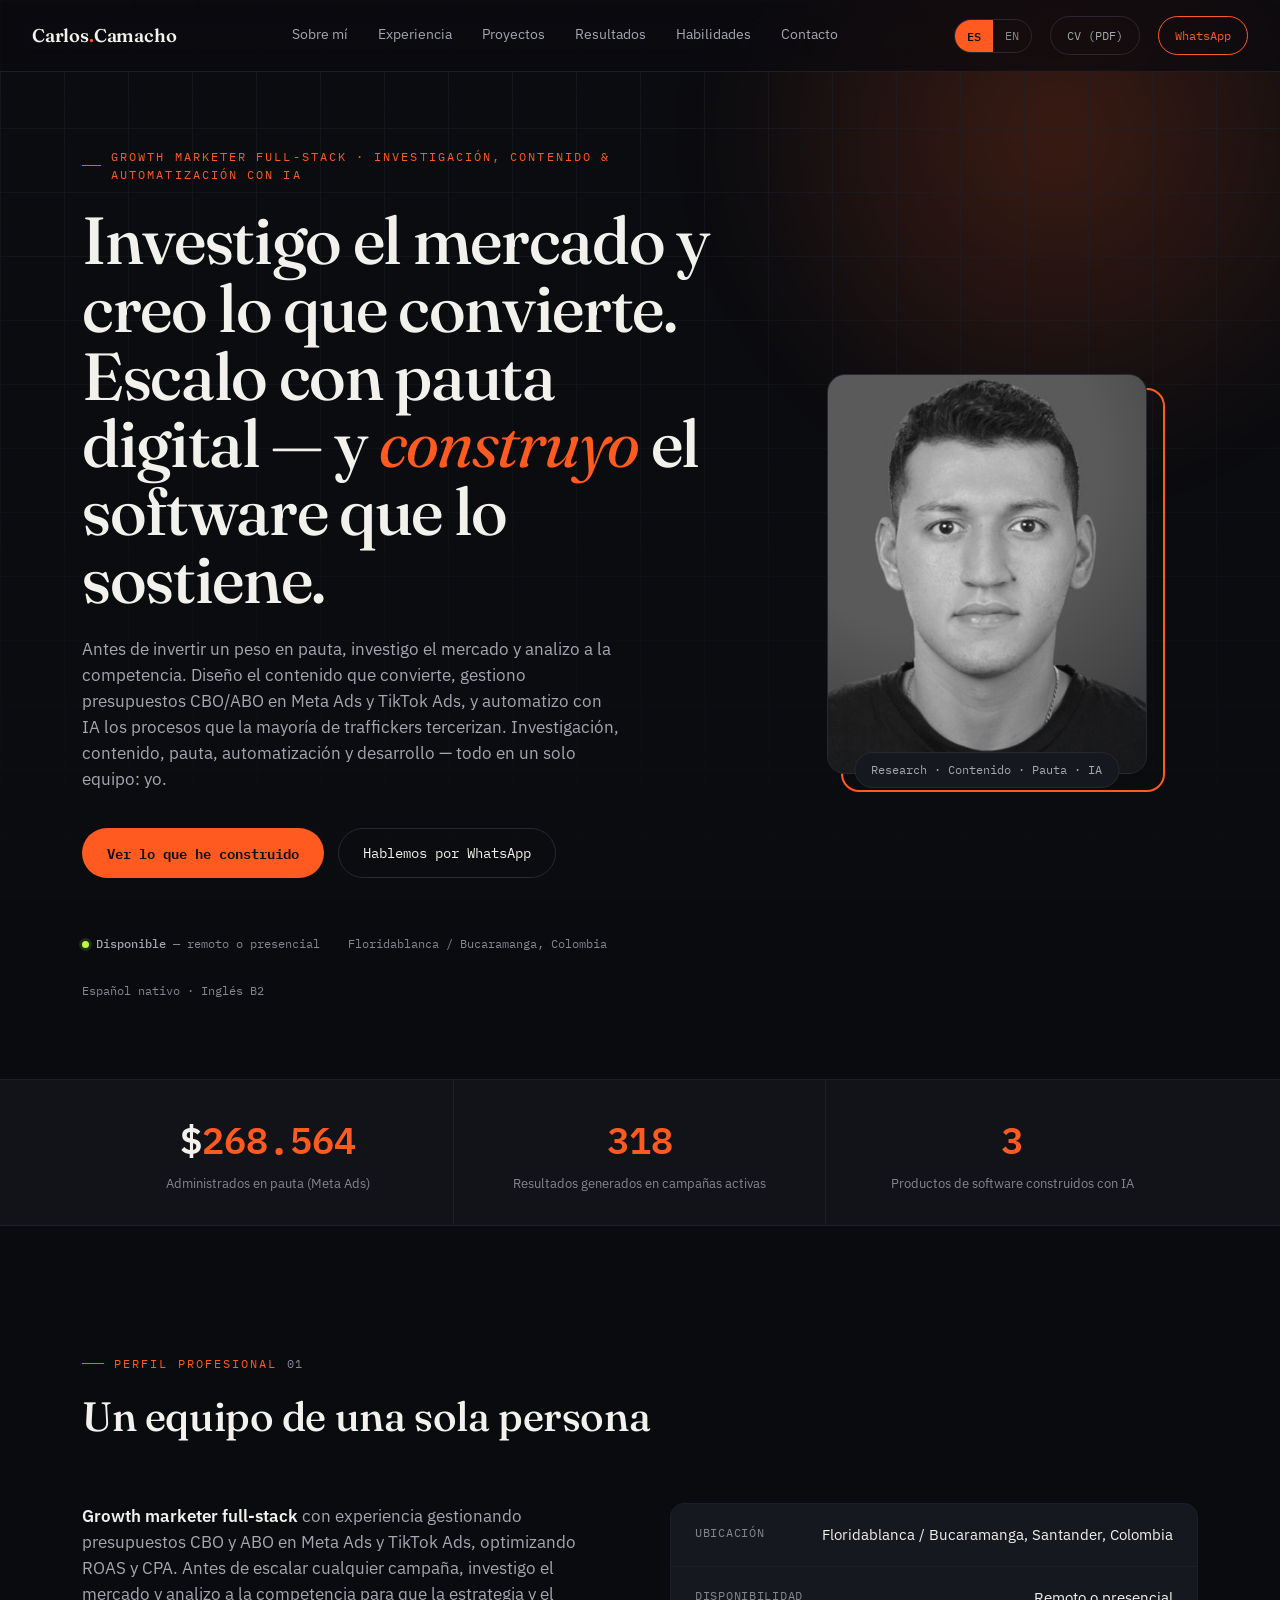
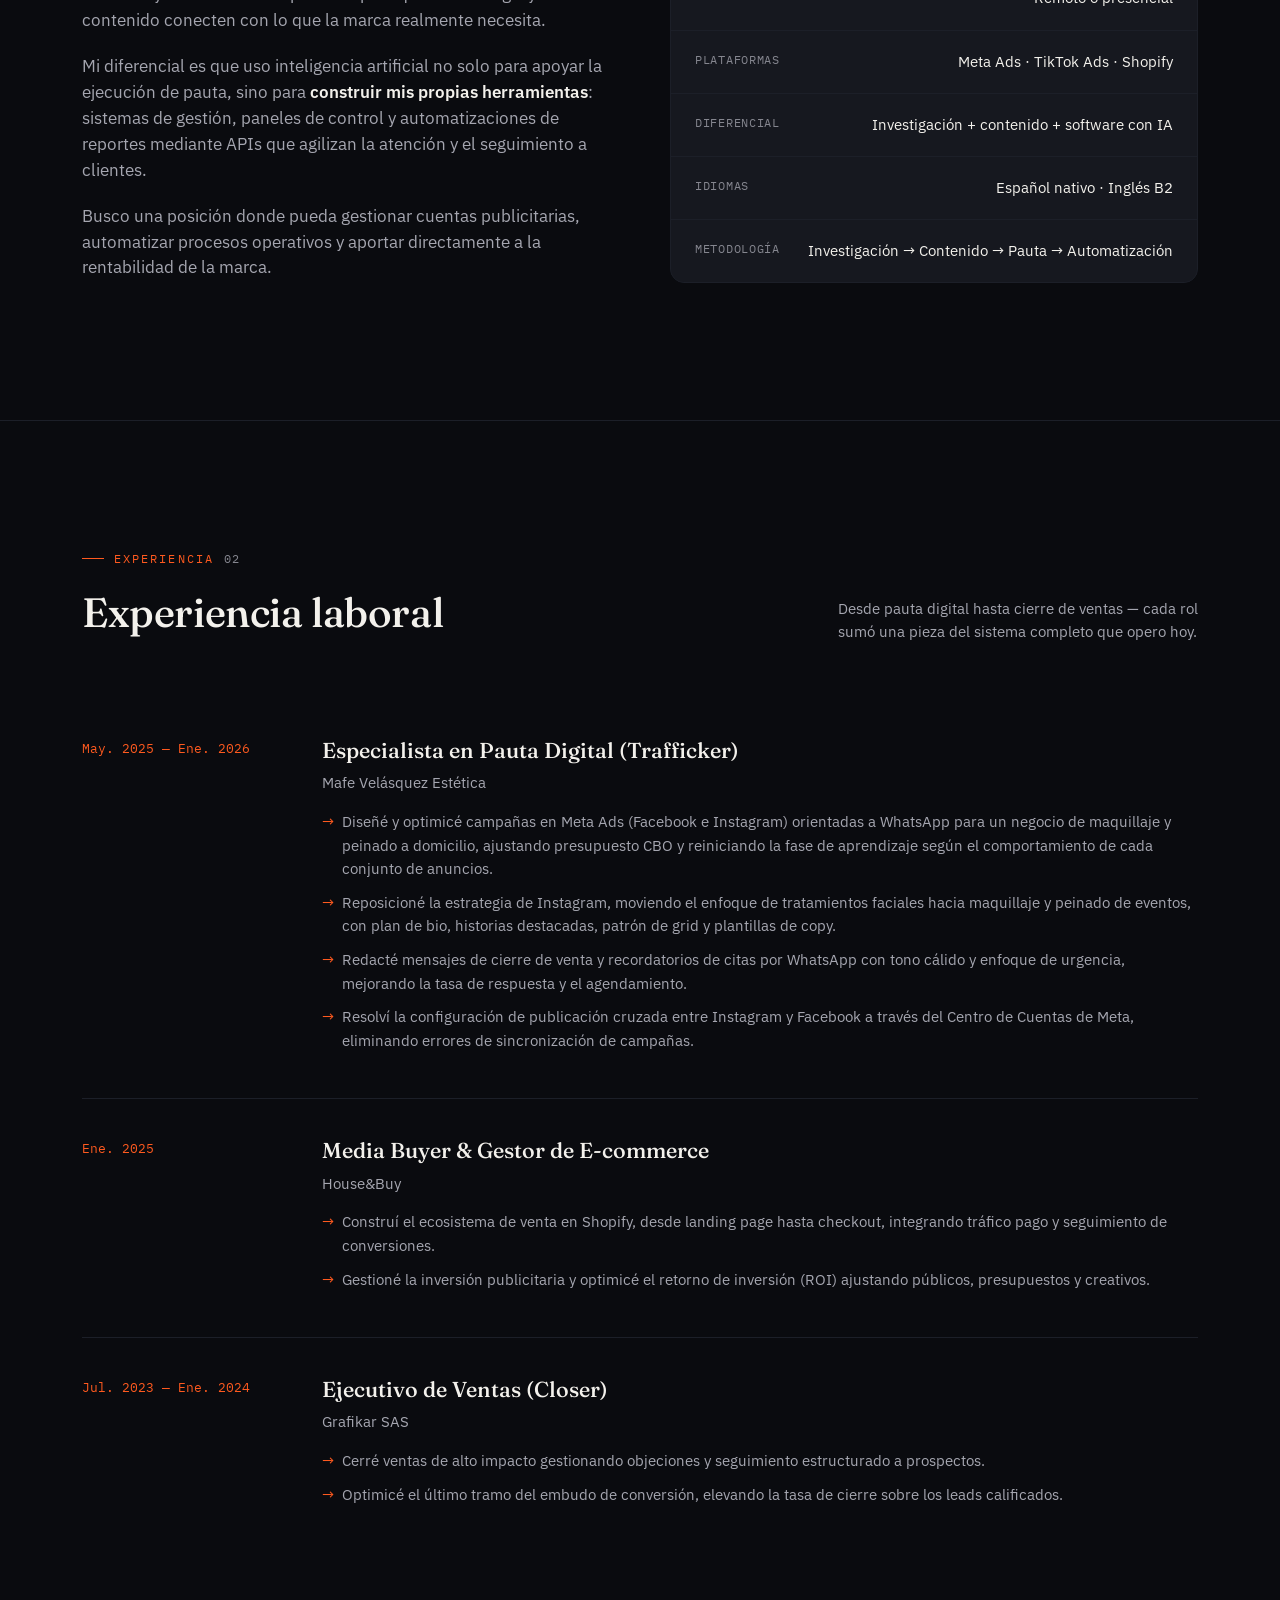
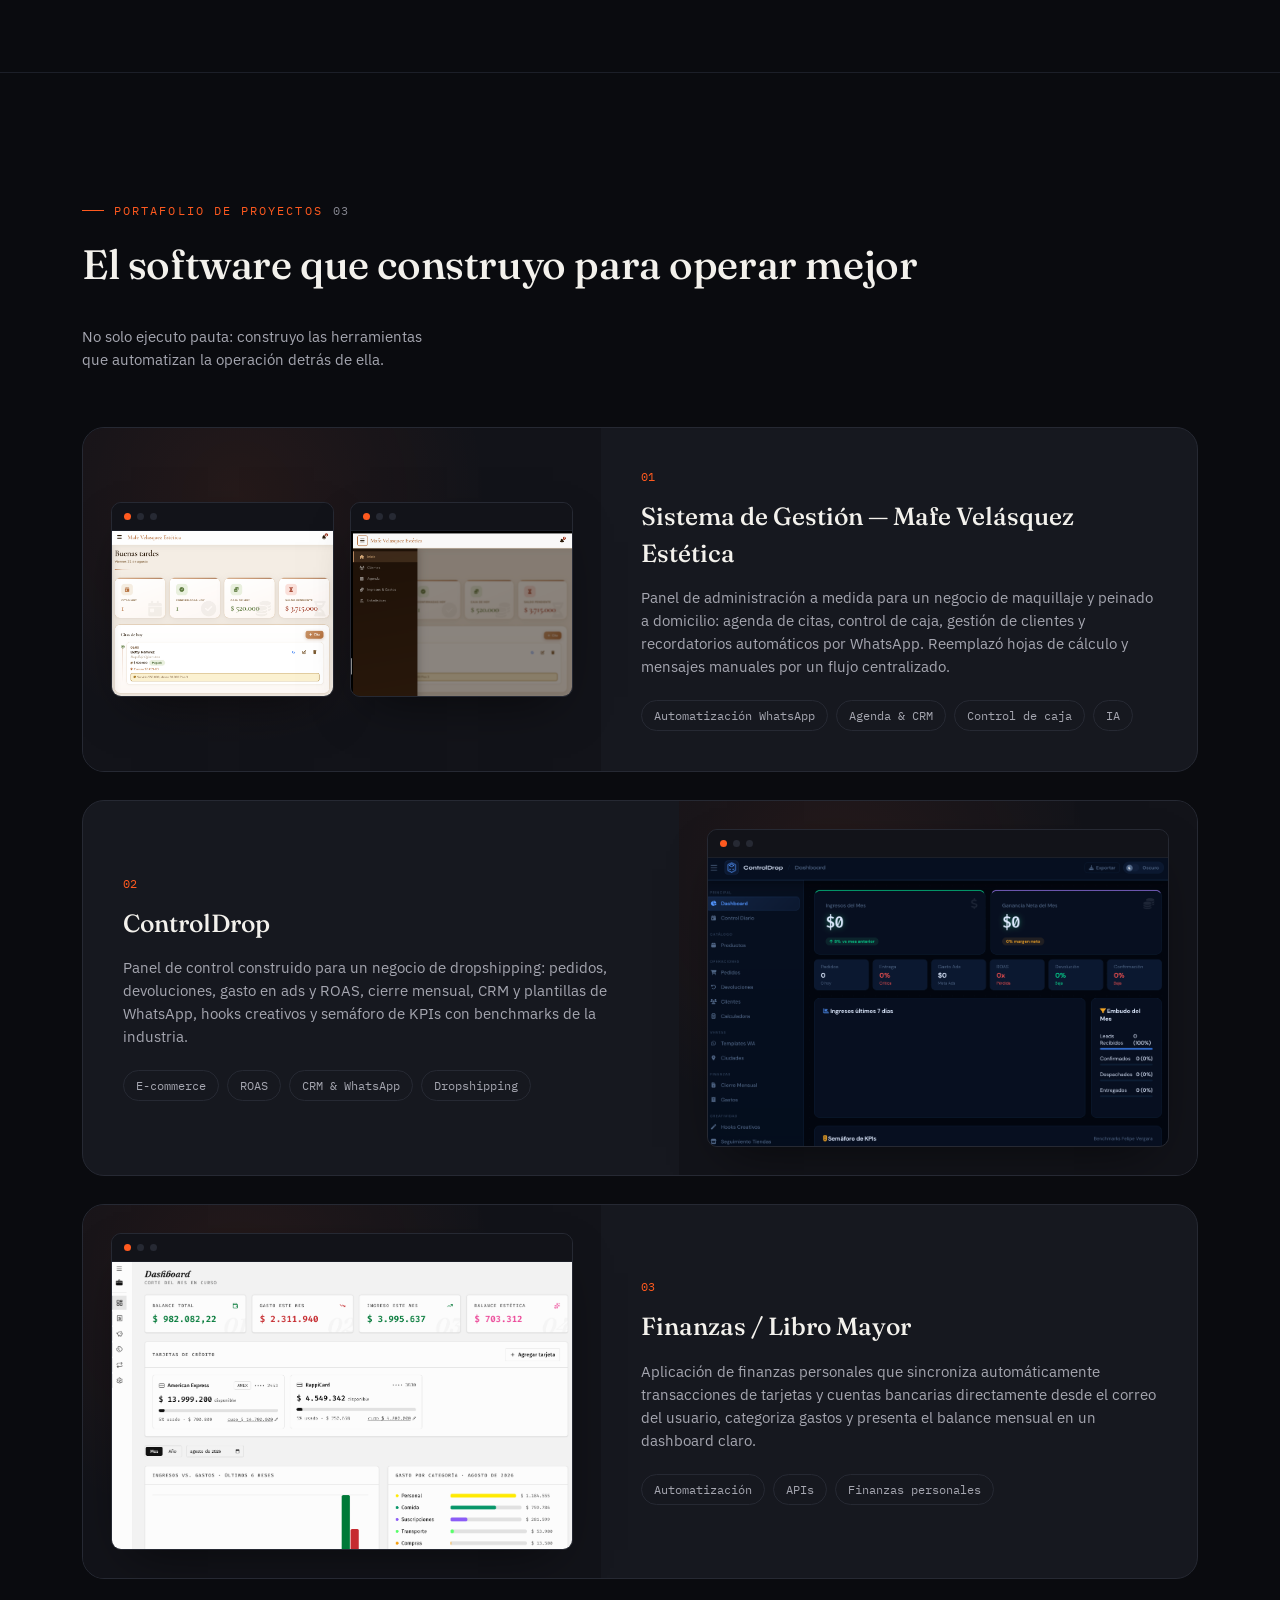
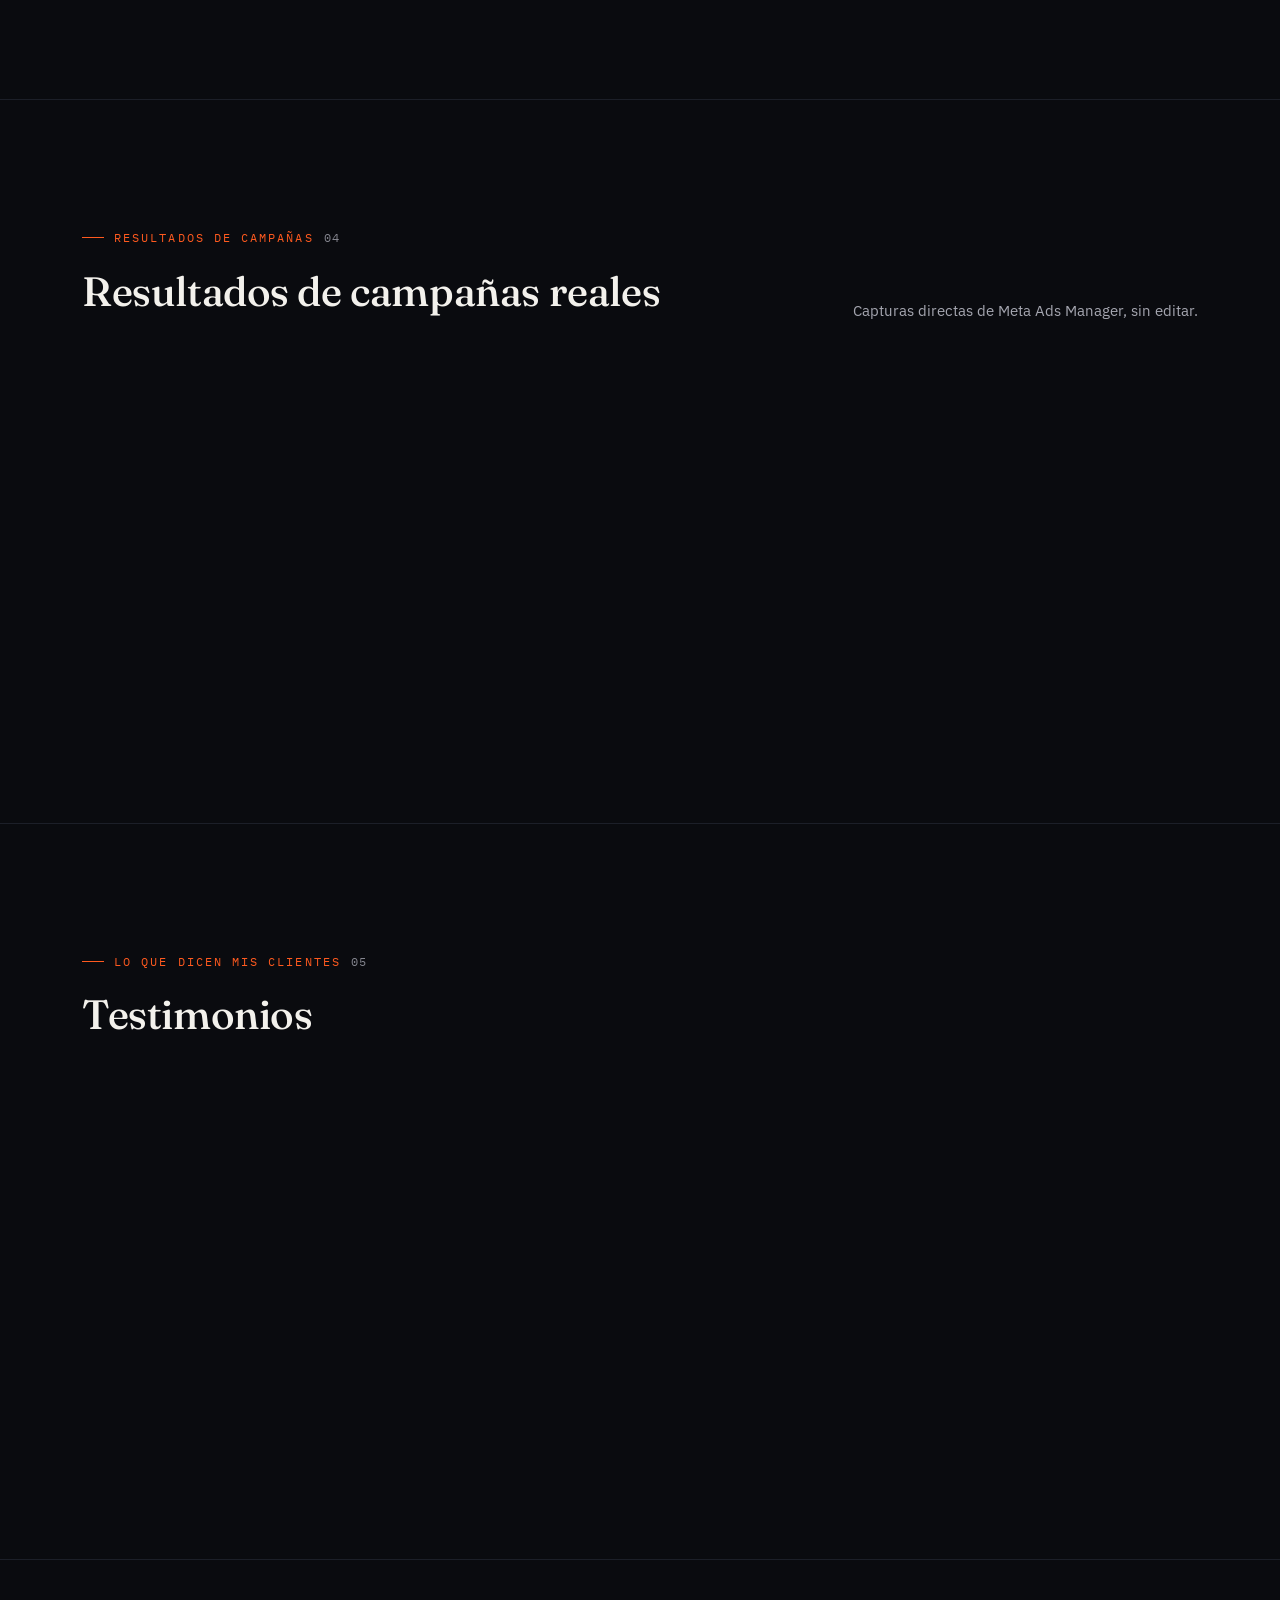
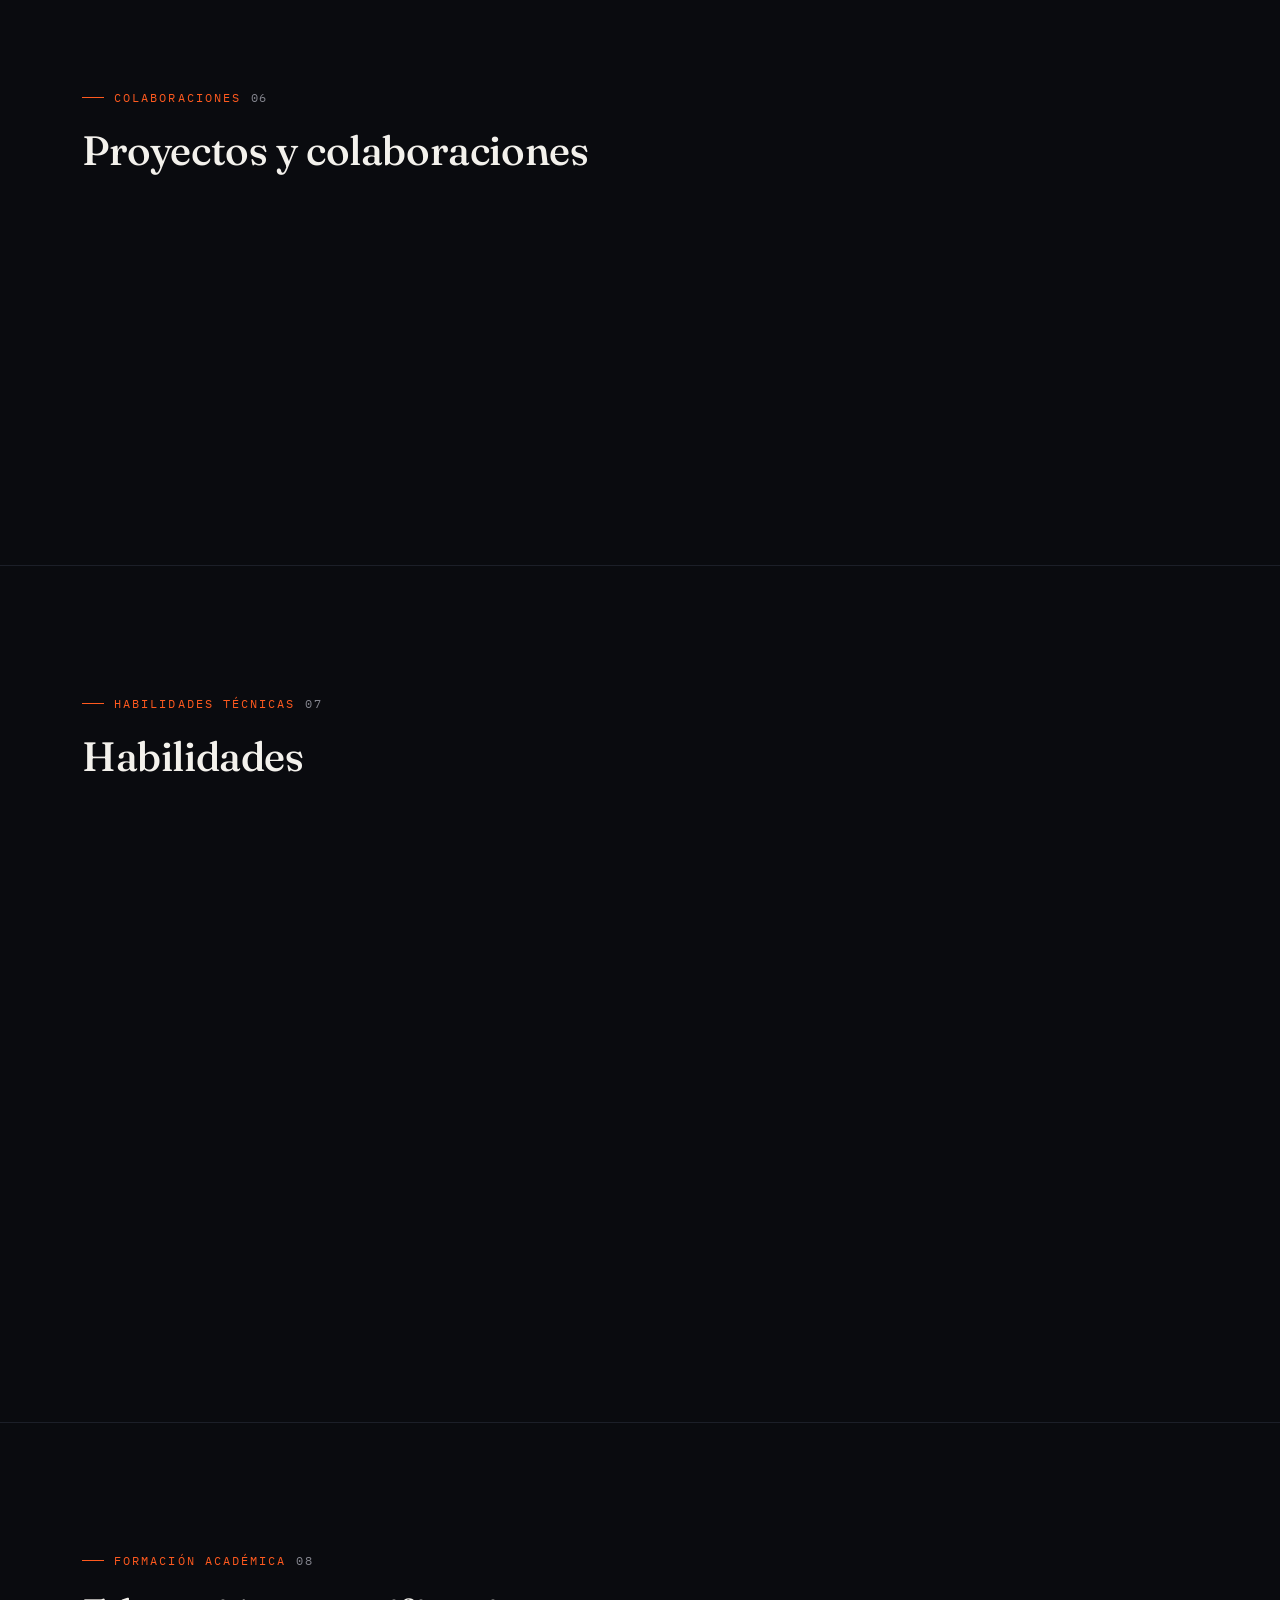
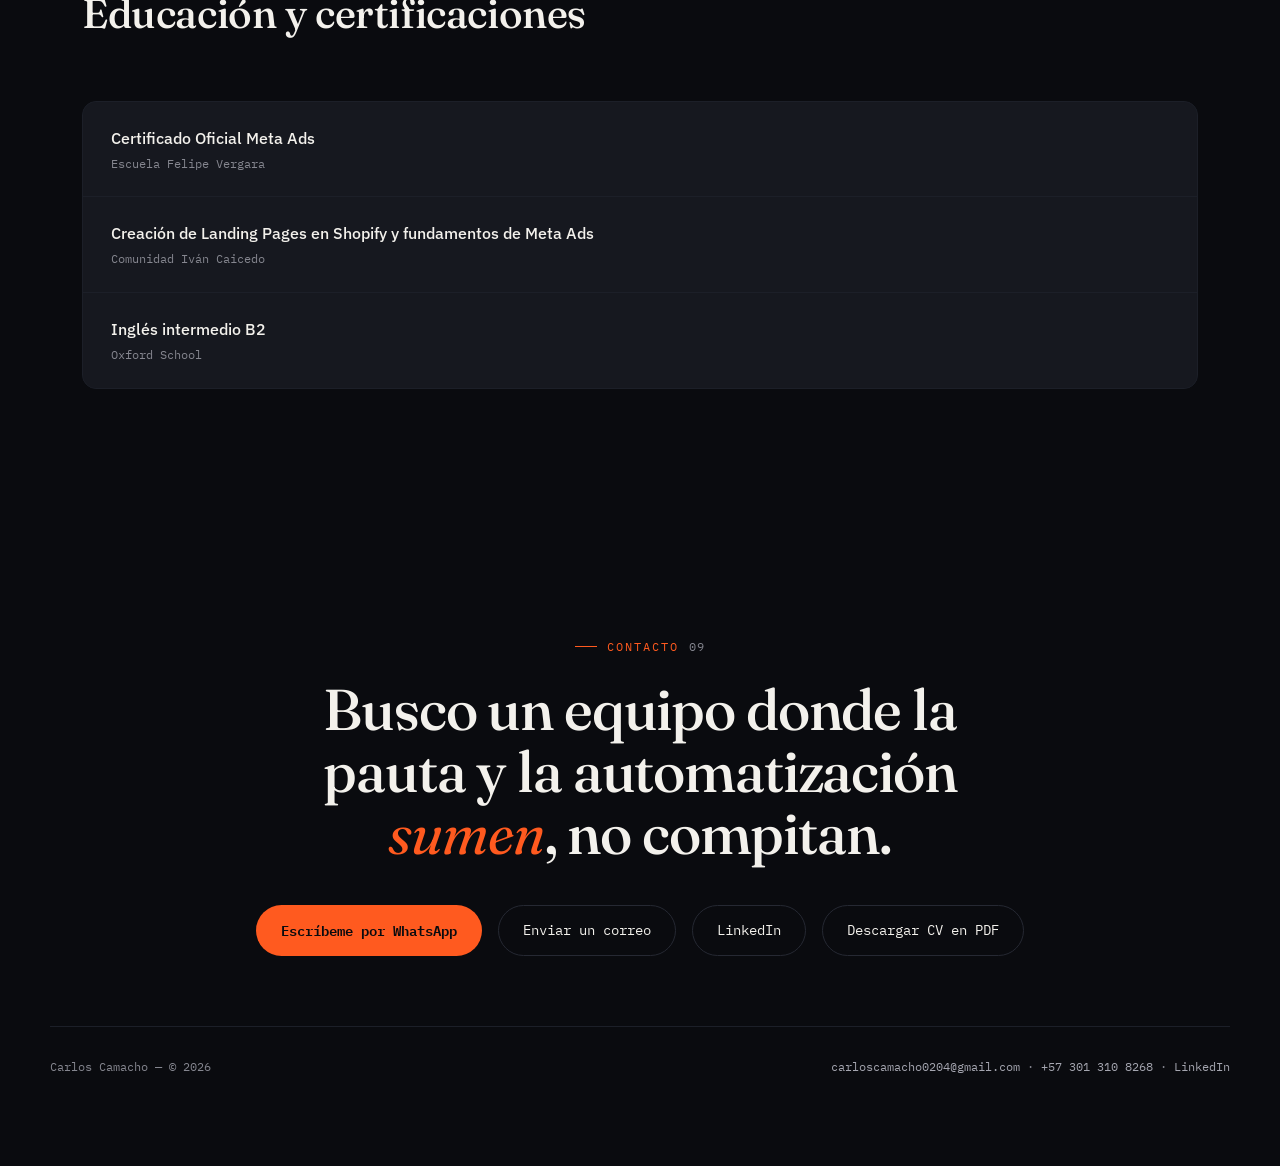
<file: index.html>
<!DOCTYPE html>
<html lang="es">
<head>
<meta charset="UTF-8">
<meta name="viewport" content="width=device-width, initial-scale=1.0">
<title>Carlos Camacho — Growth Marketer Full-Stack / Automatización con IA</title>
<meta name="description" content="Growth marketer full-stack: investigación de mercado, contenido que convierte, pauta digital y automatización con IA. Portafolio, experiencia y resultados de Carlos Camacho.">

<link rel="icon" type="image/svg+xml" href="favicon.svg">
<link rel="apple-touch-icon" href="apple-touch-icon.png">
<link rel="canonical" href="https://carlosscamachoo.github.io/carlos-camacho-portfolio/">
<meta name="robots" content="index, follow">

<meta property="og:type" content="website">
<meta property="og:url" content="https://carlosscamachoo.github.io/carlos-camacho-portfolio/">
<meta property="og:title" content="Carlos Camacho — Growth Marketer Full-Stack · Automatización con IA">
<meta property="og:description" content="Growth marketer full-stack: investigación de mercado, contenido que convierte, pauta digital y automatización con IA. Portafolio, experiencia y resultados de Carlos Camacho.">
<meta property="og:image" content="https://carlosscamachoo.github.io/carlos-camacho-portfolio/assets/og-image.png">
<meta property="og:image:width" content="1200">
<meta property="og:image:height" content="630">
<meta property="og:locale" content="es_CO">
<meta name="twitter:card" content="summary_large_image">
<meta name="twitter:title" content="Carlos Camacho — Growth Marketer Full-Stack · Automatización con IA">
<meta name="twitter:description" content="Growth marketer full-stack: investigación de mercado, contenido que convierte, pauta digital y automatización con IA.">
<meta name="twitter:image" content="https://carlosscamachoo.github.io/carlos-camacho-portfolio/assets/og-image.png">

<link rel="preconnect" href="https://fonts.googleapis.com">
<link rel="preconnect" href="https://fonts.gstatic.com" crossorigin>
<link href="https://fonts.googleapis.com/css2?family=Fraunces:ital,opsz,wght@0,9..144,400;0,9..144,500;0,9..144,600;1,9..144,400&family=IBM+Plex+Mono:wght@400;500;600&family=IBM+Plex+Sans:wght@400;500;600&display=swap" rel="stylesheet">
<link rel="stylesheet" href="css/style.css">
<script type="application/ld+json">
{
  "@context": "https://schema.org",
  "@type": "Person",
  "name": "Carlos Camacho",
  "url": "https://carlosscamachoo.github.io/carlos-camacho-portfolio/",
  "image": "https://carlosscamachoo.github.io/carlos-camacho-portfolio/assets/profile-photo.jpg",
  "jobTitle": "Growth Marketer Full-Stack",
  "description": "Growth marketer full-stack: investigación de mercado, contenido que convierte, pauta digital y automatización con IA.",
  "email": "mailto:carloscamacho0204@gmail.com",
  "telephone": "+57-301-310-8268",
  "address": {
    "@type": "PostalAddress",
    "addressLocality": "Floridablanca / Bucaramanga",
    "addressRegion": "Santander",
    "addressCountry": "CO"
  },
  "sameAs": [
    "https://www.linkedin.com/in/carlos-camacho-841854282"
  ],
  "knowsAbout": [
    "Meta Ads", "TikTok Ads", "Growth Marketing", "Market Research",
    "Competitive Analysis", "Conversion Copywriting", "Marketing Automation",
    "AI Integration", "CRM", "WhatsApp Automation"
  ]
}
</script>
</head>
<body>

<nav class="nav">
  <a href="#top" class="nav-logo">Carlos<span>.</span>Camacho</a>
  <div class="nav-links">
    <a href="#sobre-mi" data-i18n="nav.about">Sobre mí</a>
    <a href="#experiencia" data-i18n="nav.experience">Experiencia</a>
    <a href="#proyectos" data-i18n="nav.projects">Proyectos</a>
    <a href="#resultados" data-i18n="nav.results">Resultados</a>
    <a href="#habilidades" data-i18n="nav.skills">Habilidades</a>
    <a href="#contacto" data-i18n="nav.contact">Contacto</a>
  </div>
  <div class="nav-right">
    <div class="lang-toggle">
      <button type="button" data-lang-btn="es" class="active">ES</button>
      <button type="button" data-lang-btn="en">EN</button>
    </div>
    <a class="nav-cta nav-cta-ghost" href="Carlos-Camacho-CV.pdf" download data-i18n="nav.cv">CV (PDF)</a>
    <a class="nav-cta" href="https://wa.me/573013108268" target="_blank" rel="noopener" data-i18n="nav.cta">WhatsApp</a>
  </div>
  <button class="nav-burger" id="burger" aria-label="menu"><span></span><span></span><span></span></button>
</nav>

<header class="hero" id="top">
  <div class="hero-glow"></div>
  <div class="hero-grid"></div>
  <div class="container hero-inner">
    <div>
      <div class="hero-eyebrow kicker" data-i18n="hero.kicker">Growth Marketer Full-Stack · Investigación, Contenido &amp; Automatización con IA</div>
      <h1 class="hero-title" data-i18n="hero.title">Investigo el mercado y creo lo que convierte.<br>Escalo con pauta digital — y <em>construyo</em> el software que lo sostiene.</h1>
      <p class="hero-sub" data-i18n="hero.sub">Antes de invertir un peso en pauta, investigo el mercado y analizo a la competencia. Diseño el contenido que convierte, gestiono presupuestos CBO/ABO en Meta Ads y TikTok Ads, y automatizo con IA los procesos que la mayoría de traffickers tercerizan. Investigación, contenido, pauta, automatización y desarrollo — todo en un solo equipo: yo.</p>
      <div class="hero-actions">
        <a href="#proyectos" class="btn btn-primary" data-i18n="hero.ctaProjects">Ver lo que he construido</a>
        <a href="https://wa.me/573013108268" target="_blank" rel="noopener" class="btn btn-ghost" data-i18n="hero.ctaContact">Hablemos por WhatsApp</a>
      </div>
      <div class="hero-meta">
        <span><span class="dot-live"></span><strong data-i18n="hero.available">Disponible</strong> <span data-i18n="hero.availableSub">— remoto o presencial</span></span>
        <span data-i18n="hero.location">Floridablanca / Bucaramanga, Colombia</span>
        <span data-i18n="hero.langs">Español nativo · Inglés B2</span>
      </div>
    </div>
    <div class="hero-photo-wrap">
      <div class="hero-photo">
        <img src="assets/profile-photo.jpg" alt="Carlos Camacho">
      </div>
      <div class="hero-photo-tag" data-i18n="hero.photoTag">Research · Contenido · Pauta · IA</div>
    </div>
  </div>
</header>

<div class="stat-strip">
  <div class="container stat-strip-inner">
    <div class="stat-cell">
      <div class="stat-num">$<span class="js-count" data-target="268564">0</span></div>
      <div class="stat-label" data-i18n="stats.spend">Administrados en pauta (Meta Ads)</div>
    </div>
    <div class="stat-cell">
      <div class="stat-num"><span class="js-count" data-target="318">0</span></div>
      <div class="stat-label" data-i18n="stats.results">Resultados generados en campañas activas</div>
    </div>
    <div class="stat-cell">
      <div class="stat-num"><span class="js-count" data-target="3">0</span></div>
      <div class="stat-label" data-i18n="stats.apps">Productos de software construidos con IA</div>
    </div>
  </div>
</div>

<main>

<section class="section" id="sobre-mi">
  <div class="container">
    <div class="section-head">
      <div>
        <div class="kicker section-kicker" data-i18n="about.kicker">Perfil profesional</div>
        <h2 class="section-title" data-i18n="about.title">Un equipo de una sola persona</h2>
      </div>
    </div>
    <div class="about-grid" data-reveal>
      <div class="about-text">
        <p data-i18n="about.p1"><strong>Growth marketer full-stack</strong> con experiencia gestionando presupuestos CBO y ABO en Meta Ads y TikTok Ads, optimizando ROAS y CPA. Antes de escalar cualquier campaña, investigo el mercado y analizo a la competencia para que la estrategia y el contenido conecten con lo que la marca realmente necesita.</p>
        <p data-i18n="about.p2">Mi diferencial es que uso inteligencia artificial no solo para apoyar la ejecución de pauta, sino para <strong>construir mis propias herramientas</strong>: sistemas de gestión, paneles de control y automatizaciones de reportes mediante APIs que agilizan la atención y el seguimiento a clientes.</p>
        <p data-i18n="about.p3">Busco una posición donde pueda gestionar cuentas publicitarias, automatizar procesos operativos y aportar directamente a la rentabilidad de la marca.</p>
      </div>
      <div class="about-facts">
        <div class="about-fact"><span class="about-fact-label" data-i18n="about.f1l">Ubicación</span><span class="about-fact-value" data-i18n="about.f1v">Floridablanca / Bucaramanga, Santander, Colombia</span></div>
        <div class="about-fact"><span class="about-fact-label" data-i18n="about.f2l">Disponibilidad</span><span class="about-fact-value" data-i18n="about.f2v">Remoto o presencial</span></div>
        <div class="about-fact"><span class="about-fact-label" data-i18n="about.f3l">Plataformas</span><span class="about-fact-value">Meta Ads · TikTok Ads · Shopify</span></div>
        <div class="about-fact"><span class="about-fact-label" data-i18n="about.f4l">Diferencial</span><span class="about-fact-value" data-i18n="about.f4v">Investigación + contenido + software con IA</span></div>
        <div class="about-fact"><span class="about-fact-label" data-i18n="about.f5l">Idiomas</span><span class="about-fact-value" data-i18n="about.f5v">Español nativo · Inglés B2</span></div>
        <div class="about-fact"><span class="about-fact-label" data-i18n="about.f6l">Metodología</span><span class="about-fact-value" data-i18n="about.f6v">Investigación → Contenido → Pauta → Automatización</span></div>
      </div>
    </div>
  </div>
</section>

<section class="section" id="experiencia">
  <div class="container">
    <div class="section-head">
      <div>
        <div class="kicker section-kicker" data-i18n="exp.kicker">Experiencia</div>
        <h2 class="section-title" data-i18n="exp.title">Experiencia laboral</h2>
      </div>
      <p class="section-note" data-i18n="exp.note">Desde pauta digital hasta cierre de ventas — cada rol sumó una pieza del sistema completo que opero hoy.</p>
    </div>
    <div class="timeline" data-reveal>
      <div class="tl-item">
        <div class="tl-date" data-i18n="exp.job1.date">May. 2025 — Ene. 2026</div>
        <div>
          <div class="tl-role" data-i18n="exp.job1.role">Especialista en Pauta Digital (Trafficker)</div>
          <div class="tl-company" data-i18n="exp.job1.company">Mafe Velásquez Estética</div>
          <ul class="tl-list">
            <li data-i18n="exp.job1.b1">Diseñé y optimicé campañas en Meta Ads (Facebook e Instagram) orientadas a WhatsApp para un negocio de maquillaje y peinado a domicilio, ajustando presupuesto CBO y reiniciando la fase de aprendizaje según el comportamiento de cada conjunto de anuncios.</li>
            <li data-i18n="exp.job1.b2">Reposicioné la estrategia de Instagram, moviendo el enfoque de tratamientos faciales hacia maquillaje y peinado de eventos, con plan de bio, historias destacadas, patrón de grid y plantillas de copy.</li>
            <li data-i18n="exp.job1.b3">Redacté mensajes de cierre de venta y recordatorios de citas por WhatsApp con tono cálido y enfoque de urgencia, mejorando la tasa de respuesta y el agendamiento.</li>
            <li data-i18n="exp.job1.b4">Resolví la configuración de publicación cruzada entre Instagram y Facebook a través del Centro de Cuentas de Meta, eliminando errores de sincronización de campañas.</li>
          </ul>
        </div>
      </div>
      <div class="tl-item">
        <div class="tl-date" data-i18n="exp.job2.date">Ene. 2025</div>
        <div>
          <div class="tl-role" data-i18n="exp.job2.role">Media Buyer &amp; Gestor de E-commerce</div>
          <div class="tl-company" data-i18n="exp.job2.company">House&amp;Buy</div>
          <ul class="tl-list">
            <li data-i18n="exp.job2.b1">Construí el ecosistema de venta en Shopify, desde landing page hasta checkout, integrando tráfico pago y seguimiento de conversiones.</li>
            <li data-i18n="exp.job2.b2">Gestioné la inversión publicitaria y optimicé el retorno de inversión (ROI) ajustando públicos, presupuestos y creativos.</li>
          </ul>
        </div>
      </div>
      <div class="tl-item">
        <div class="tl-date" data-i18n="exp.job3.date">Jul. 2023 — Ene. 2024</div>
        <div>
          <div class="tl-role" data-i18n="exp.job3.role">Ejecutivo de Ventas (Closer)</div>
          <div class="tl-company" data-i18n="exp.job3.company">Grafikar SAS</div>
          <ul class="tl-list">
            <li data-i18n="exp.job3.b1">Cerré ventas de alto impacto gestionando objeciones y seguimiento estructurado a prospectos.</li>
            <li data-i18n="exp.job3.b2">Optimicé el último tramo del embudo de conversión, elevando la tasa de cierre sobre los leads calificados.</li>
          </ul>
        </div>
      </div>
    </div>
  </div>
</section>

<section class="section" id="proyectos">
  <div class="container">
    <div class="section-head">
      <div>
        <div class="kicker section-kicker" data-i18n="dev.kicker">Portafolio de proyectos</div>
        <h2 class="section-title" data-i18n="dev.title">El software que construyo para operar mejor</h2>
      </div>
      <p class="section-note" data-i18n="dev.note">No solo ejecuto pauta: construyo las herramientas que automatizan la operación detrás de ella.</p>
    </div>

    <div class="project-list">
      <div class="project-card" data-reveal>
        <div class="project-media two-shot">
          <div class="shot-frame">
            <div class="shot-bar"><span></span><span></span><span></span></div>
            <div class="shot-img"><img src="assets/app-mafe-velasquez-dashboard.png" alt="Dashboard del sistema de gestión Mafe Velásquez Estética"></div>
          </div>
          <div class="shot-frame">
            <div class="shot-bar"><span></span><span></span><span></span></div>
            <div class="shot-img"><img src="assets/app-mafe-velasquez-menu.png" alt="Menú de navegación del sistema de gestión"></div>
          </div>
        </div>
        <div class="project-body">
          <div class="project-index">01</div>
          <h3 class="project-title" data-i18n="dev.p1.title">Sistema de Gestión — Mafe Velásquez Estética</h3>
          <p class="project-desc" data-i18n="dev.p1.desc">Panel de administración a medida para un negocio de maquillaje y peinado a domicilio: agenda de citas, control de caja, gestión de clientes y recordatorios automáticos por WhatsApp. Reemplazó hojas de cálculo y mensajes manuales por un flujo centralizado.</p>
          <div class="tag-row">
            <span class="tag" data-i18n="dev.p1.t1">Automatización WhatsApp</span>
            <span class="tag" data-i18n="dev.p1.t2">Agenda &amp; CRM</span>
            <span class="tag" data-i18n="dev.p1.t3">Control de caja</span>
            <span class="tag">IA</span>
          </div>
        </div>
      </div>

      <div class="project-card" data-reveal>
        <div class="project-media">
          <div class="shot-frame">
            <div class="shot-bar"><span></span><span></span><span></span></div>
            <div class="shot-img"><img src="assets/app-controldrop.png" alt="Dashboard de ControlDrop"></div>
          </div>
        </div>
        <div class="project-body">
          <div class="project-index">02</div>
          <h3 class="project-title">ControlDrop</h3>
          <p class="project-desc" data-i18n="dev.p2.desc">Panel de control construido para un negocio de dropshipping: pedidos, devoluciones, gasto en ads y ROAS, cierre mensual, CRM y plantillas de WhatsApp, hooks creativos y semáforo de KPIs con benchmarks de la industria.</p>
          <div class="tag-row">
            <span class="tag" data-i18n="dev.p2.t1">E-commerce</span>
            <span class="tag">ROAS</span>
            <span class="tag" data-i18n="dev.p2.t2">CRM &amp; WhatsApp</span>
            <span class="tag" data-i18n="dev.p2.t3">Dropshipping</span>
          </div>
        </div>
      </div>

      <div class="project-card" data-reveal>
        <div class="project-media">
          <div class="shot-frame">
            <div class="shot-bar"><span></span><span></span><span></span></div>
            <div class="shot-img"><img src="assets/app-finanzas-libro-mayor.png" alt="Dashboard de Finanzas / Libro Mayor"></div>
          </div>
        </div>
        <div class="project-body">
          <div class="project-index">03</div>
          <h3 class="project-title" data-i18n="dev.p3.title">Finanzas / Libro Mayor</h3>
          <p class="project-desc" data-i18n="dev.p3.desc">Aplicación de finanzas personales que sincroniza automáticamente transacciones de tarjetas y cuentas bancarias directamente desde el correo del usuario, categoriza gastos y presenta el balance mensual en un dashboard claro.</p>
          <div class="tag-row">
            <span class="tag" data-i18n="dev.p3.t1">Automatización</span>
            <span class="tag">APIs</span>
            <span class="tag" data-i18n="dev.p3.t2">Finanzas personales</span>
          </div>
        </div>
      </div>
    </div>
  </div>
</section>

<section class="section" id="resultados">
  <div class="container">
    <div class="section-head">
      <div>
        <div class="kicker section-kicker" data-i18n="results.kicker">Resultados de campañas</div>
        <h2 class="section-title" data-i18n="results.title">Resultados de campañas reales</h2>
      </div>
      <p class="section-note" data-i18n="results.note">Capturas directas de Meta Ads Manager, sin editar.</p>
    </div>

    <div class="results-grid" data-reveal>
      <div class="result-card">
        <div class="result-head">
          <div>
            <div class="result-client">Mafe Velásquez Estética</div>
            <div class="result-campaign">Presentación / Conversaciones / ABO / Julio</div>
          </div>
          <div class="result-badge" data-i18n="results.active">● Activa</div>
        </div>
        <div class="result-shot"><img src="assets/campaign-mafe-velasquez.png" alt="Resultados de campaña Mafe Velásquez Estética en Meta Ads Manager"></div>
        <div class="result-metrics">
          <div><div class="rm-num">$225.998</div><div class="rm-label" data-i18n="results.spend">Invertido</div></div>
          <div><div class="rm-num">182</div><div class="rm-label" data-i18n="results.results">Resultados</div></div>
          <div><div class="rm-num">$1.242</div><div class="rm-label" data-i18n="results.cpr">Costo/resultado</div></div>
          <div><div class="rm-num">41,18%</div><div class="rm-label" data-i18n="results.msg">Tasa de mensajes</div></div>
          <div><div class="rm-num">381</div><div class="rm-label" data-i18n="results.clicks">Clics únicos</div></div>
        </div>
      </div>

      <div class="result-card">
        <div class="result-head">
          <div>
            <div class="result-client">Arte Capilar</div>
            <div class="result-campaign">Promo Tinte / 7 Días / CBO / Conversaciones</div>
          </div>
          <div class="result-badge" data-i18n="results.active">● Activa</div>
        </div>
        <div class="result-shot"><img src="assets/campaign-arte-capilar.png" alt="Resultados de campaña Arte Capilar en Meta Ads Manager"></div>
        <div class="result-metrics">
          <div><div class="rm-num">$42.566</div><div class="rm-label" data-i18n="results.spend">Invertido</div></div>
          <div><div class="rm-num">136</div><div class="rm-label" data-i18n="results.results">Resultados</div></div>
          <div><div class="rm-num">$313</div><div class="rm-label" data-i18n="results.cpr">Costo/resultado</div></div>
          <div><div class="rm-num">48,57%</div><div class="rm-label" data-i18n="results.msg">Tasa de mensajes</div></div>
          <div><div class="rm-num">239</div><div class="rm-label" data-i18n="results.clicks">Clics únicos</div></div>
        </div>
      </div>
    </div>
  </div>
</section>

<section class="section" id="testimonios">
  <div class="container">
    <div class="section-head">
      <div>
        <div class="kicker section-kicker" data-i18n="testi.kicker">Lo que dicen mis clientes</div>
        <h2 class="section-title" data-i18n="testi.title">Testimonios</h2>
      </div>
    </div>
    <div class="testi-grid" data-reveal>
      <div class="testi-card">
        <div class="testi-mark">&ldquo;</div>
        <p class="testi-quote" data-i18n="testi.t1.quote">La verdad fue un antes y un después para mi negocio. Venía de meses justos de ingresos, y fue un salto del cielo a la tierra gracias a ti.</p>
        <div class="testi-author">
          <span class="testi-name">Mafe Velásquez</span>
          <span class="testi-role">Mafe Velásquez Estética</span>
        </div>
      </div>
      <div class="testi-card">
        <div class="testi-mark">&ldquo;</div>
        <p class="testi-quote" data-i18n="testi.t2.quote">Me impresionó tu trabajo, la verdad nunca pensé que me fuera a ir bien también. Me arrepiento de no habértelo dicho antes, ¡muchas gracias!</p>
        <div class="testi-author">
          <span class="testi-name">Arte Capilar</span>
          <span class="testi-role" data-i18n="testi.t2.role">Colorista independiente</span>
        </div>
      </div>
      <div class="testi-card">
        <div class="testi-mark">&ldquo;</div>
        <p class="testi-quote" data-i18n="testi.t3.quote">Me ayudaste mucho con la gestión de mi tienda y a cuadrar el píxel. Te lo agradezco mucho, tanto como con las automatizaciones que me creaste — me ahorraste mucho trabajo. ¡Mil gracias, Carlos!</p>
        <div class="testi-author">
          <span class="testi-name">House&amp;Buy</span>
          <span class="testi-role" data-i18n="testi.t3.role">E-commerce</span>
        </div>
      </div>
    </div>
  </div>
</section>

<section class="section" id="colaboraciones">
  <div class="container">
    <div class="section-head">
      <div>
        <div class="kicker section-kicker" data-i18n="collab.kicker">Colaboraciones</div>
        <h2 class="section-title" data-i18n="collab.title">Proyectos y colaboraciones</h2>
      </div>
    </div>
    <div class="collab-grid" data-reveal>
      <div class="collab-card">
        <div class="collab-num">01</div>
        <p data-i18n="collab.c1">Desarrollo de identidad de marca, naming de producto y estrategia de redes para una marca de accesorios artesanales, incluyendo hoja de ruta de lanzamiento en siete etapas.</p>
      </div>
      <div class="collab-card">
        <div class="collab-num">02</div>
        <p data-i18n="collab.c2">Apoyo a Arte Capilar, una colorista independiente, en mensajes de marketing y captación de clientas por WhatsApp.</p>
      </div>
      <div class="collab-card">
        <div class="collab-num">03</div>
        <p data-i18n="collab.c3">Creación de contenido UGC (User Generated Content) para colaboraciones de marca, gestionando entregas y comunicación de forma remota.</p>
      </div>
    </div>
  </div>
</section>

<section class="section" id="habilidades">
  <div class="container">
    <div class="section-head">
      <div>
        <div class="kicker section-kicker" data-i18n="skills.kicker">Habilidades técnicas</div>
        <h2 class="section-title" data-i18n="skills.title">Habilidades</h2>
      </div>
    </div>
    <div class="skills-grid" data-reveal>
      <div class="skill-group skill-group-lead">
        <div class="skill-group-title" data-i18n="skills.g0">Investigación &amp; estrategia</div>
        <div class="skill-tags">
          <span class="tag" data-i18n="skills.g0.t1">Investigación de mercado</span><span class="tag" data-i18n="skills.g0.t2">Análisis de competencia</span><span class="tag">Growth strategy</span><span class="tag" data-i18n="skills.g0.t4">Embudos de conversión</span>
        </div>
      </div>
      <div class="skill-group">
        <div class="skill-group-title" data-i18n="skills.g1">Pauta digital</div>
        <div class="skill-tags">
          <span class="tag">Meta Ads</span><span class="tag">TikTok Ads</span><span class="tag">CBO / ABO</span><span class="tag">ROAS</span><span class="tag">CPA</span><span class="tag" data-i18n="skills.g1.t1">Segmentación de públicos</span>
        </div>
      </div>
      <div class="skill-group">
        <div class="skill-group-title" data-i18n="skills.g2">Automatización &amp; IA</div>
        <div class="skill-tags">
          <span class="tag" data-i18n="skills.g2.t1">Desarrollo asistido por IA</span><span class="tag">APIs</span><span class="tag" data-i18n="skills.g2.t2">Flujos WhatsApp</span><span class="tag">CRM</span>
        </div>
      </div>
      <div class="skill-group">
        <div class="skill-group-title" data-i18n="skills.g3">Herramientas</div>
        <div class="skill-tags">
          <span class="tag">Shopify</span><span class="tag">Meta Business Suite</span><span class="tag">WhatsApp Business</span><span class="tag">Google Sheets</span><span class="tag">Canva</span><span class="tag">CapCut</span>
        </div>
      </div>
      <div class="skill-group">
        <div class="skill-group-title" data-i18n="skills.g4">Comunicación &amp; ventas</div>
        <div class="skill-tags">
          <span class="tag" data-i18n="skills.g4.t1">Copywriting persuasivo</span><span class="tag" data-i18n="skills.g4.t2">Cierre de ventas</span><span class="tag" data-i18n="skills.g4.t3">Manejo de objeciones</span>
        </div>
      </div>
    </div>
  </div>
</section>

<section class="section" id="educacion" style="border-bottom:none;">
  <div class="container">
    <div class="section-head">
      <div>
        <div class="kicker section-kicker" data-i18n="edu.kicker">Formación académica</div>
        <h2 class="section-title" data-i18n="edu.title">Educación y certificaciones</h2>
      </div>
    </div>
    <div class="edu-list" data-reveal>
      <div class="edu-item">
        <div>
          <div class="edu-name" data-i18n="edu.e1n">Certificado Oficial Meta Ads</div>
          <div class="edu-org">Escuela Felipe Vergara</div>
        </div>
      </div>
      <div class="edu-item">
        <div>
          <div class="edu-name" data-i18n="edu.e2n">Creación de Landing Pages en Shopify y fundamentos de Meta Ads</div>
          <div class="edu-org" data-i18n="edu.e2o">Comunidad Iván Caicedo</div>
        </div>
      </div>
      <div class="edu-item">
        <div>
          <div class="edu-name" data-i18n="edu.e3n">Inglés intermedio B2</div>
          <div class="edu-org">Oxford School</div>
        </div>
      </div>
    </div>
  </div>
</section>

</main>

<section class="contact" id="contacto">
  <div class="container">
    <div class="kicker section-kicker" style="justify-content:center;" data-i18n="contact.kicker">Contacto</div>
    <h2 class="contact-title" data-i18n="contact.title">Busco un equipo donde la pauta y la automatización <em>sumen</em>, no compitan.</h2>
    <div class="contact-actions">
      <a href="https://wa.me/573013108268" target="_blank" rel="noopener" class="btn btn-primary" data-i18n="contact.whatsapp">Escríbeme por WhatsApp</a>
      <a href="mailto:carloscamacho0204@gmail.com" class="btn btn-ghost" data-i18n="contact.email">Enviar un correo</a>
      <a href="https://www.linkedin.com/in/carlos-camacho-841854282" target="_blank" rel="noopener" class="btn btn-ghost">LinkedIn</a>
      <a href="Carlos-Camacho-CV.pdf" download class="btn btn-ghost" data-i18n="contact.cv">Descargar CV en PDF</a>
    </div>
  </div>
  <div class="container footer-bottom">
    <span>Carlos Camacho — © 2026</span>
    <span><a href="mailto:carloscamacho0204@gmail.com">carloscamacho0204@gmail.com</a> · <a href="tel:+573013108268">+57 301 310 8268</a> · <a href="https://www.linkedin.com/in/carlos-camacho-841854282" target="_blank" rel="noopener">LinkedIn</a></span>
  </div>
</section>

<script src="js/main.js"></script>
</body>
</html>
</file>
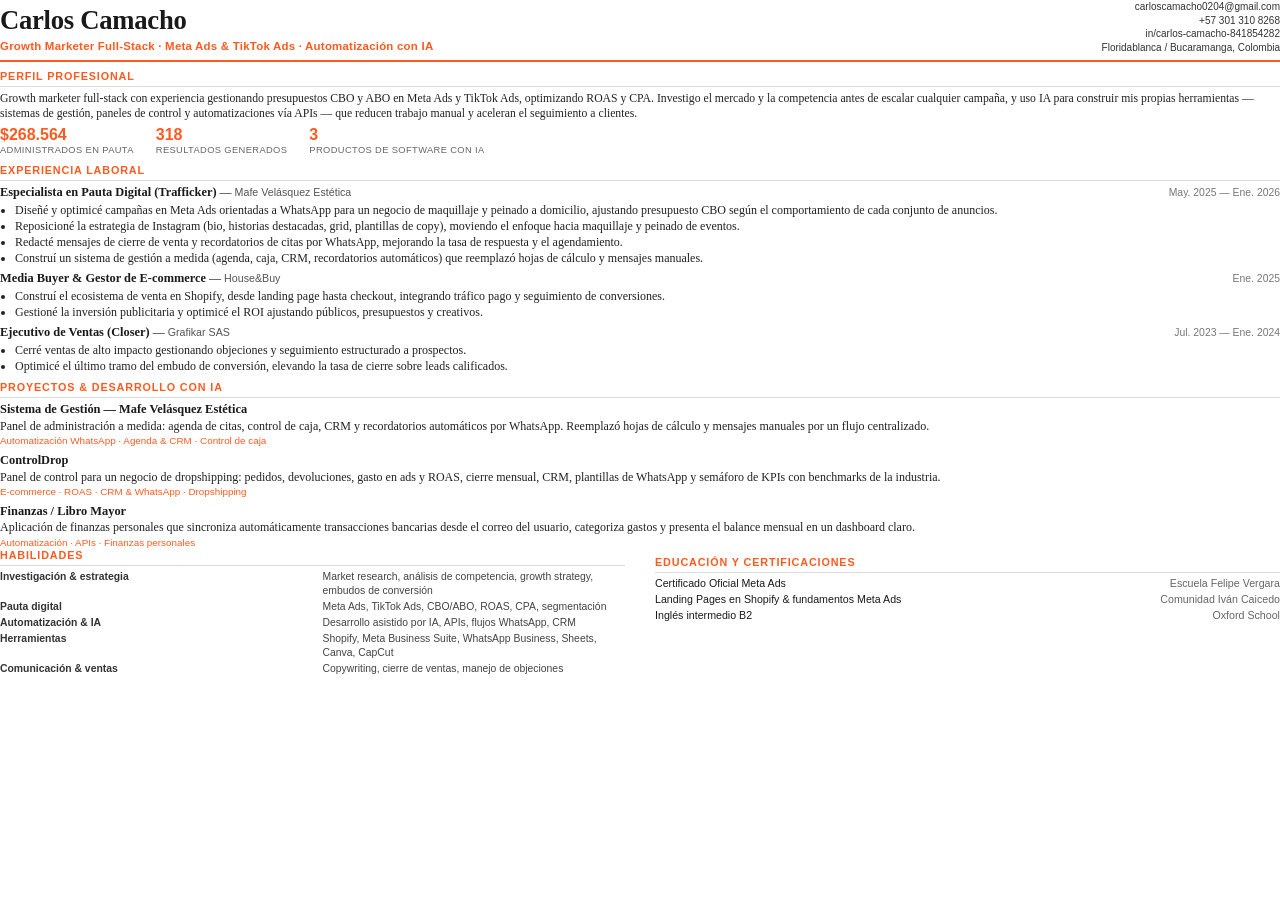
<file: cv-print.html>
<!DOCTYPE html>
<html lang="es">
<head>
<meta charset="UTF-8">
<title>Carlos Camacho — CV</title>
<style>
  @page { size: Letter; margin: 10mm 15mm; }
  * { box-sizing: border-box; margin: 0; padding: 0; }
  body {
    font-family: Georgia, 'Times New Roman', serif;
    color: #1a1a1a;
    font-size: 9pt;
    line-height: 1.28;
  }
  .header {
    display: flex;
    justify-content: space-between;
    align-items: flex-end;
    border-bottom: 2.5px solid #ff5a1f;
    padding-bottom: 6px;
    margin-bottom: 8px;
  }
  .name {
    font-size: 20pt;
    font-weight: 700;
    letter-spacing: -0.01em;
  }
  .title {
    font-family: 'Helvetica Neue', Arial, sans-serif;
    font-size: 8.6pt;
    color: #ff5a1f;
    font-weight: 600;
    letter-spacing: 0.02em;
    margin-top: 2px;
  }
  .contact {
    font-family: 'Helvetica Neue', Arial, sans-serif;
    font-size: 7.5pt;
    color: #333;
    text-align: right;
    line-height: 1.35;
  }
  .contact a { color: #333; text-decoration: none; }

  h2 {
    font-family: 'Helvetica Neue', Arial, sans-serif;
    font-size: 8.1pt;
    text-transform: uppercase;
    letter-spacing: 0.08em;
    color: #ff5a1f;
    font-weight: 700;
    border-bottom: 1px solid #ddd;
    padding-bottom: 2px;
    margin: 7px 0 4px;
  }
  section:first-of-type h2 { margin-top: 0; }

  .summary { color: #222; font-size: 8.8pt; }

  .item { margin-bottom: 5px; }
  .item:last-child { margin-bottom: 0; }
  .item-head {
    display: flex;
    justify-content: space-between;
    align-items: baseline;
    gap: 12px;
  }
  .role {
    font-weight: 700;
    font-size: 9.3pt;
  }
  .company {
    font-family: 'Helvetica Neue', Arial, sans-serif;
    font-size: 8pt;
    color: #555;
  }
  .date {
    font-family: 'Helvetica Neue', Arial, sans-serif;
    font-size: 7.8pt;
    color: #777;
    white-space: nowrap;
  }
  ul.bullets {
    list-style: disc;
    margin: 2px 0 0 15px;
  }
  ul.bullets li {
    margin-bottom: 0.5px;
    color: #222;
  }

  .proj-title { font-weight: 700; font-size: 9.3pt; }
  .proj-tags {
    font-family: 'Helvetica Neue', Arial, sans-serif;
    font-size: 7.4pt;
    color: #ff5a1f;
    margin-top: 1px;
  }
  .proj-desc { color: #222; margin-top: 1px; }

  .metrics-row {
    display: flex;
    gap: 22px;
    font-family: 'Helvetica Neue', Arial, sans-serif;
    margin-top: 4px;
  }
  .metric-num { font-size: 12pt; font-weight: 700; color: #ff5a1f; }
  .metric-label { font-size: 7pt; color: #666; text-transform: uppercase; letter-spacing: 0.04em; }

  .skills-grid {
    display: grid;
    grid-template-columns: 1fr 1fr;
    gap: 3px 20px;
    font-family: 'Helvetica Neue', Arial, sans-serif;
    font-size: 7.8pt;
  }
  .skill-group-title { font-weight: 700; color: #333; }
  .skill-group-vals { color: #444; }

  .edu-row {
    display: flex;
    justify-content: space-between;
    font-family: 'Helvetica Neue', Arial, sans-serif;
    font-size: 8pt;
    margin-bottom: 2px;
  }
  .edu-org { color: #666; }

  .two-col { display: grid; grid-template-columns: 1fr 1fr; gap: 0 30px; }
</style>
</head>
<body>

<div class="header">
  <div>
    <div class="name">Carlos Camacho</div>
    <div class="title">Growth Marketer Full-Stack · Meta Ads &amp; TikTok Ads · Automatización con IA</div>
  </div>
  <div class="contact">
    carloscamacho0204@gmail.com<br>
    <span style="white-space:nowrap">+57 301 310 8268</span><br>
    <span style="white-space:nowrap">in/carlos-camacho-841854282</span><br>
    Floridablanca / Bucaramanga, Colombia
  </div>
</div>

<section>
  <h2>Perfil profesional</h2>
  <p class="summary">Growth marketer full-stack con experiencia gestionando presupuestos CBO y ABO en Meta Ads y TikTok Ads, optimizando ROAS y CPA. Investigo el mercado y la competencia antes de escalar cualquier campaña, y uso IA para construir mis propias herramientas — sistemas de gestión, paneles de control y automatizaciones vía APIs — que reducen trabajo manual y aceleran el seguimiento a clientes.</p>
  <div class="metrics-row">
    <div><div class="metric-num">$268.564</div><div class="metric-label">Administrados en pauta</div></div>
    <div><div class="metric-num">318</div><div class="metric-label">Resultados generados</div></div>
    <div><div class="metric-num">3</div><div class="metric-label">Productos de software con IA</div></div>
  </div>
</section>

<section>
  <h2>Experiencia laboral</h2>

  <div class="item">
    <div class="item-head">
      <div><span class="role">Especialista en Pauta Digital (Trafficker)</span> — <span class="company">Mafe Velásquez Estética</span></div>
      <div class="date">May. 2025 — Ene. 2026</div>
    </div>
    <ul class="bullets">
      <li>Diseñé y optimicé campañas en Meta Ads orientadas a WhatsApp para un negocio de maquillaje y peinado a domicilio, ajustando presupuesto CBO según el comportamiento de cada conjunto de anuncios.</li>
      <li>Reposicioné la estrategia de Instagram (bio, historias destacadas, grid, plantillas de copy), moviendo el enfoque hacia maquillaje y peinado de eventos.</li>
      <li>Redacté mensajes de cierre de venta y recordatorios de citas por WhatsApp, mejorando la tasa de respuesta y el agendamiento.</li>
      <li>Construí un sistema de gestión a medida (agenda, caja, CRM, recordatorios automáticos) que reemplazó hojas de cálculo y mensajes manuales.</li>
    </ul>
  </div>

  <div class="item">
    <div class="item-head">
      <div><span class="role">Media Buyer &amp; Gestor de E-commerce</span> — <span class="company">House&amp;Buy</span></div>
      <div class="date">Ene. 2025</div>
    </div>
    <ul class="bullets">
      <li>Construí el ecosistema de venta en Shopify, desde landing page hasta checkout, integrando tráfico pago y seguimiento de conversiones.</li>
      <li>Gestioné la inversión publicitaria y optimicé el ROI ajustando públicos, presupuestos y creativos.</li>
    </ul>
  </div>

  <div class="item">
    <div class="item-head">
      <div><span class="role">Ejecutivo de Ventas (Closer)</span> — <span class="company">Grafikar SAS</span></div>
      <div class="date">Jul. 2023 — Ene. 2024</div>
    </div>
    <ul class="bullets">
      <li>Cerré ventas de alto impacto gestionando objeciones y seguimiento estructurado a prospectos.</li>
      <li>Optimicé el último tramo del embudo de conversión, elevando la tasa de cierre sobre leads calificados.</li>
    </ul>
  </div>
</section>

<section>
  <h2>Proyectos &amp; desarrollo con IA</h2>

  <div class="item">
    <div class="proj-title">Sistema de Gestión — Mafe Velásquez Estética</div>
    <div class="proj-desc">Panel de administración a medida: agenda de citas, control de caja, CRM y recordatorios automáticos por WhatsApp. Reemplazó hojas de cálculo y mensajes manuales por un flujo centralizado.</div>
    <div class="proj-tags">Automatización WhatsApp · Agenda &amp; CRM · Control de caja</div>
  </div>

  <div class="item">
    <div class="proj-title">ControlDrop</div>
    <div class="proj-desc">Panel de control para un negocio de dropshipping: pedidos, devoluciones, gasto en ads y ROAS, cierre mensual, CRM, plantillas de WhatsApp y semáforo de KPIs con benchmarks de la industria.</div>
    <div class="proj-tags">E-commerce · ROAS · CRM &amp; WhatsApp · Dropshipping</div>
  </div>

  <div class="item">
    <div class="proj-title">Finanzas / Libro Mayor</div>
    <div class="proj-desc">Aplicación de finanzas personales que sincroniza automáticamente transacciones bancarias desde el correo del usuario, categoriza gastos y presenta el balance mensual en un dashboard claro.</div>
    <div class="proj-tags">Automatización · APIs · Finanzas personales</div>
  </div>
</section>

<div class="two-col">
  <section>
    <h2>Habilidades</h2>
    <div class="skills-grid">
      <div class="skill-group-title">Investigación &amp; estrategia</div>
      <div class="skill-group-vals">Market research, análisis de competencia, growth strategy, embudos de conversión</div>
      <div class="skill-group-title">Pauta digital</div>
      <div class="skill-group-vals">Meta Ads, TikTok Ads, CBO/ABO, ROAS, CPA, segmentación</div>
      <div class="skill-group-title">Automatización &amp; IA</div>
      <div class="skill-group-vals">Desarrollo asistido por IA, APIs, flujos WhatsApp, CRM</div>
      <div class="skill-group-title">Herramientas</div>
      <div class="skill-group-vals">Shopify, Meta Business Suite, WhatsApp Business, Sheets, Canva, CapCut</div>
      <div class="skill-group-title">Comunicación &amp; ventas</div>
      <div class="skill-group-vals">Copywriting, cierre de ventas, manejo de objeciones</div>
    </div>
  </section>

  <section>
    <h2>Educación y certificaciones</h2>
    <div class="edu-row"><span>Certificado Oficial Meta Ads</span><span class="edu-org">Escuela Felipe Vergara</span></div>
    <div class="edu-row"><span>Landing Pages en Shopify &amp; fundamentos Meta Ads</span><span class="edu-org">Comunidad Iván Caicedo</span></div>
    <div class="edu-row"><span>Inglés intermedio B2</span><span class="edu-org">Oxford School</span></div>
  </section>
</div>

</body>
</html>
</file>
<file: css/style.css>
/* ============================================================
   Carlos Camacho — Portfolio / CV
   Dirección: "Panel de rendimiento" — dashboard de performance
   marketing cruzado con editorial. Oscuro, un acento cálido,
   datos tratados como protagonistas visuales.
   ============================================================ */

:root {
  /* Paleta */
  --bg: #0a0b0f;
  --bg-elevated: #121319;
  --bg-card: #16181f;
  --bg-card-hover: #1c1f28;
  --border: #262933;
  --border-soft: #1c1f28;

  --text-primary: #f3f1ec;
  --text-secondary: #a5a6b0;
  --text-muted: #85868f;

  --accent: #ff5a1f;
  --accent-dim: #ff5a1f33;
  --accent-soft: #ff5a1f14;
  --up: #b9ff3f;
  --up-dim: #b9ff3f22;

  /* Tipografía */
  --font-display: 'Fraunces', 'Iowan Old Style', 'Georgia', serif;
  --font-sans: 'IBM Plex Sans', -apple-system, sans-serif;
  --font-mono: 'IBM Plex Mono', ui-monospace, monospace;

  --container: 1180px;
  --radius: 14px;
  --radius-lg: 22px;
}

* { box-sizing: border-box; margin: 0; padding: 0; }

html {
  scroll-behavior: smooth;
  background: var(--bg);
}

body {
  font-family: var(--font-sans);
  background: var(--bg);
  color: var(--text-primary);
  line-height: 1.5;
  -webkit-font-smoothing: antialiased;
  overflow-x: hidden;
}

body::before {
  content: '';
  position: fixed;
  inset: 0;
  pointer-events: none;
  z-index: 1;
  opacity: 0.35;
  mix-blend-mode: overlay;
  background-image: url("data:image/svg+xml,%3Csvg xmlns='http://www.w3.org/2000/svg' width='140' height='140'%3E%3Cfilter id='n'%3E%3CfeTurbulence type='fractalNoise' baseFrequency='0.9' numOctaves='2' stitchTiles='stitch'/%3E%3C/filter%3E%3Crect width='100%25' height='100%25' filter='url(%23n)' opacity='0.4'/%3E%3C/svg%3E");
}

img { max-width: 100%; display: block; }
a { color: inherit; text-decoration: none; }
ul { list-style: none; }

.container {
  max-width: var(--container);
  margin: 0 auto;
  padding: 0 32px;
}

::selection { background: var(--accent); color: #0a0b0f; }

button { cursor: pointer; font-family: inherit; }

a:focus-visible,
button:focus-visible {
  outline: 2px solid var(--accent);
  outline-offset: 3px;
  border-radius: 4px;
}

/* ---------- Kicker / eyebrow ---------- */
.kicker {
  font-family: var(--font-mono);
  font-size: 0.72rem;
  letter-spacing: 0.18em;
  text-transform: uppercase;
  color: var(--accent);
  display: inline-flex;
  align-items: center;
  gap: 10px;
}
.kicker::before {
  content: '';
  width: 22px;
  height: 1px;
  background: var(--accent);
}

main { counter-reset: section; }
.section-kicker { counter-increment: section; }
.section-kicker::after {
  content: counter(section, decimal-leading-zero);
  color: var(--text-muted);
  letter-spacing: 0.1em;
}

/* ---------- Nav ---------- */
.nav {
  position: fixed;
  top: 0;
  left: 0;
  right: 0;
  z-index: 100;
  height: 72px;
  display: flex;
  align-items: center;
  justify-content: space-between;
  padding: 0 32px;
  background: rgba(10, 11, 15, 0.72);
  backdrop-filter: blur(14px) saturate(140%);
  border-bottom: 1px solid var(--border-soft);
}

.nav-logo {
  font-family: var(--font-display);
  font-weight: 600;
  font-size: 1.15rem;
  letter-spacing: -0.01em;
}
.nav-logo span { color: var(--accent); }

.nav-links {
  display: flex;
  gap: 30px;
  align-items: center;
}
.nav-links a {
  font-size: 0.85rem;
  color: var(--text-secondary);
  transition: color 0.2s ease;
  position: relative;
  padding-bottom: 2px;
}
.nav-links a::after {
  content: '';
  position: absolute;
  left: 0;
  right: 0;
  bottom: -4px;
  height: 1px;
  background: var(--accent);
  transform: scaleX(0);
  transform-origin: left;
  transition: transform 0.25s cubic-bezier(.2,.8,.2,1);
}
.nav-links a:hover { color: var(--text-primary); }
.nav-links a:hover::after { transform: scaleX(1); }

.nav-right {
  display: flex;
  align-items: center;
  gap: 18px;
}

.lang-toggle {
  font-family: var(--font-mono);
  font-size: 0.75rem;
  display: flex;
  border: 1px solid var(--border);
  border-radius: 100px;
  overflow: hidden;
}
.lang-toggle button {
  background: none;
  border: none;
  color: var(--text-muted);
  font-family: var(--font-mono);
  font-size: 0.75rem;
  padding: 6px 12px;
  cursor: pointer;
  transition: all 0.2s ease;
}
.lang-toggle button.active {
  background: var(--accent);
  color: #0a0b0f;
  font-weight: 600;
}

.nav-cta {
  font-family: var(--font-mono);
  font-size: 0.78rem;
  padding: 9px 16px;
  border: 1px solid var(--accent);
  border-radius: 100px;
  color: var(--accent);
  white-space: nowrap;
  transition: all 0.2s ease;
}
.nav-cta:hover {
  background: var(--accent);
  color: #0a0b0f;
}
.nav-cta-ghost {
  border-color: var(--border);
  color: var(--text-secondary);
}
.nav-cta-ghost:hover {
  background: none;
  border-color: var(--text-secondary);
  color: var(--text-primary);
}

.nav-burger {
  display: none;
  flex-direction: column;
  gap: 5px;
  background: none;
  border: none;
  cursor: pointer;
  padding: 6px;
}
.nav-burger span {
  width: 22px;
  height: 2px;
  background: var(--text-primary);
}

/* ---------- Hero ---------- */
.hero {
  position: relative;
  min-height: 100vh;
  display: flex;
  align-items: center;
  padding: 148px 0 80px;
  overflow: hidden;
}

.hero-glow {
  position: absolute;
  top: -20%;
  right: -10%;
  width: 700px;
  height: 700px;
  background: radial-gradient(circle, var(--accent-dim) 0%, transparent 70%);
  filter: blur(40px);
  pointer-events: none;
}

.hero-grid {
  position: absolute;
  inset: 0;
  background-image:
    linear-gradient(var(--border-soft) 1px, transparent 1px),
    linear-gradient(90deg, var(--border-soft) 1px, transparent 1px);
  background-size: 64px 64px;
  mask-image: linear-gradient(to bottom, black, transparent 85%);
  opacity: 0.6;
  pointer-events: none;
}

.hero-inner {
  position: relative;
  z-index: 2;
  display: grid;
  grid-template-columns: 1.35fr 0.9fr;
  gap: 60px;
  align-items: center;
  width: 100%;
}

@keyframes heroReveal {
  from { opacity: 0; transform: translateY(20px); }
  to { opacity: 1; transform: translateY(0); }
}
.hero-eyebrow,
.hero-title,
.hero-sub,
.hero-actions,
.hero-meta,
.hero-photo-wrap {
  animation: heroReveal 0.8s cubic-bezier(.16,.8,.24,1) both;
}
.hero-eyebrow { animation-delay: 0.05s; }
.hero-title { animation-delay: 0.14s; }
.hero-sub { animation-delay: 0.26s; }
.hero-actions { animation-delay: 0.36s; }
.hero-meta { animation-delay: 0.44s; }
.hero-photo-wrap { animation-delay: 0.2s; }

.hero-eyebrow { margin-bottom: 24px; }

.hero-title {
  font-family: var(--font-display);
  font-weight: 500;
  font-size: clamp(2.6rem, 5.2vw, 4.4rem);
  line-height: 1.02;
  letter-spacing: -0.02em;
  margin-bottom: 22px;
}
.hero-title em {
  font-style: italic;
  font-weight: 400;
  color: var(--accent);
}

.hero-sub {
  font-size: 1.08rem;
  color: var(--text-secondary);
  max-width: 540px;
  margin-bottom: 36px;
}

.hero-actions {
  display: flex;
  gap: 14px;
  flex-wrap: wrap;
  margin-bottom: 56px;
}

.btn {
  font-family: var(--font-mono);
  font-size: 0.85rem;
  padding: 14px 24px;
  border-radius: 100px;
  display: inline-flex;
  align-items: center;
  gap: 8px;
  transition: all 0.25s cubic-bezier(.2,.8,.2,1);
  cursor: pointer;
  border: 1px solid transparent;
}
.btn-primary {
  background: var(--accent);
  color: #0a0b0f;
  font-weight: 600;
}
.btn-primary:hover {
  transform: translateY(-2px);
  box-shadow: 0 10px 30px -8px var(--accent-dim);
}
.btn-ghost {
  border-color: var(--border);
  color: var(--text-primary);
}
.btn-ghost:hover {
  border-color: var(--text-secondary);
  transform: translateY(-2px);
}

.hero-meta {
  display: flex;
  gap: 28px;
  flex-wrap: wrap;
  font-family: var(--font-mono);
  font-size: 0.78rem;
  color: var(--text-muted);
}
.hero-meta strong { color: var(--text-secondary); font-weight: 500; }
.dot-live {
  width: 7px; height: 7px;
  border-radius: 50%;
  background: var(--up);
  display: inline-block;
  margin-right: 7px;
  box-shadow: 0 0 0 3px var(--up-dim);
  animation: pulse 2s infinite;
}
@keyframes pulse {
  0%, 100% { opacity: 1; }
  50% { opacity: 0.4; }
}

/* Hero photo */
.hero-photo-wrap {
  position: relative;
  justify-self: center;
}
.hero-photo-wrap::before {
  content: '';
  position: absolute;
  top: 14px;
  left: 14px;
  width: 100%;
  height: 100%;
  border: 2px solid var(--accent);
  border-radius: 18px;
  z-index: 0;
}
.hero-photo {
  position: relative;
  z-index: 1;
  width: min(320px, 78vw);
  aspect-ratio: 4 / 5;
  border-radius: 18px;
  overflow: hidden;
  border: 1px solid var(--border);
  background: var(--bg-card);
}
.hero-photo img {
  width: 100%;
  height: 100%;
  object-fit: cover;
  object-position: center 14%;
  filter: grayscale(1) contrast(1.06) brightness(1.05);
  transform: scale(1.1);
}
.hero-photo::after {
  content: '';
  position: absolute;
  inset: 0;
  background: radial-gradient(circle at 32% 22%, transparent 45%, rgba(10, 11, 15, 0.5) 100%);
  pointer-events: none;
}
.hero-photo-tag {
  position: absolute;
  z-index: 2;
  bottom: -14px;
  left: 50%;
  transform: translateX(-50%);
  background: var(--bg-card);
  border: 1px solid var(--border);
  font-family: var(--font-mono);
  font-size: 0.72rem;
  padding: 8px 16px;
  border-radius: 100px;
  white-space: nowrap;
  color: var(--text-secondary);
}

/* ---------- Stat strip ---------- */
.stat-strip {
  position: relative;
  z-index: 2;
  border-top: 1px solid var(--border-soft);
  border-bottom: 1px solid var(--border-soft);
  background: var(--bg-elevated);
}
.stat-strip-inner {
  display: grid;
  grid-template-columns: repeat(3, 1fr);
}
.stat-cell {
  padding: 32px 32px;
  border-right: 1px solid var(--border-soft);
  text-align: center;
}
.stat-cell:last-child { border-right: none; }
.stat-num {
  font-family: var(--font-mono);
  font-size: clamp(1.6rem, 3vw, 2.3rem);
  font-weight: 600;
  color: var(--text-primary);
}
.stat-num span { color: var(--accent); }
.stat-label {
  margin-top: 6px;
  font-size: 0.8rem;
  color: var(--text-muted);
}

/* ---------- Section shell ---------- */
section { position: relative; z-index: 2; }
.section {
  padding: 120px 0;
  border-bottom: 1px solid var(--border-soft);
}
.section-head {
  display: flex;
  justify-content: space-between;
  align-items: flex-end;
  gap: 30px;
  margin-bottom: 56px;
  flex-wrap: wrap;
}
.section-title {
  font-family: var(--font-display);
  font-size: clamp(1.9rem, 3.2vw, 2.6rem);
  font-weight: 500;
  letter-spacing: -0.01em;
  margin-top: 14px;
}
.section-note {
  max-width: 360px;
  color: var(--text-secondary);
  font-size: 0.95rem;
}

/* reveal on scroll */
[data-reveal] {
  opacity: 0;
  transform: translateY(28px);
  transition: opacity 0.7s cubic-bezier(.2,.8,.2,1), transform 0.7s cubic-bezier(.2,.8,.2,1);
}
[data-reveal].is-visible {
  opacity: 1;
  transform: translateY(0);
}

/* ---------- About ---------- */
.about-grid {
  display: grid;
  grid-template-columns: 1fr 1fr;
  gap: 60px;
  align-items: start;
}
.about-text p {
  font-size: 1.08rem;
  color: var(--text-secondary);
  margin-bottom: 20px;
}
.about-text strong { color: var(--text-primary); font-weight: 600; }

.about-facts {
  display: grid;
  gap: 1px;
  background: var(--border-soft);
  border: 1px solid var(--border-soft);
  border-radius: var(--radius);
  overflow: hidden;
}
.about-fact {
  background: var(--bg-card);
  padding: 20px 24px;
  display: flex;
  justify-content: space-between;
  gap: 20px;
}
.about-fact-label {
  font-family: var(--font-mono);
  font-size: 0.75rem;
  color: var(--text-muted);
  text-transform: uppercase;
  letter-spacing: 0.06em;
}
.about-fact-value {
  font-size: 0.92rem;
  text-align: right;
  color: var(--text-primary);
}

/* ---------- Timeline (experiencia) ---------- */
.timeline {
  display: flex;
  flex-direction: column;
}
.tl-item {
  display: grid;
  grid-template-columns: 200px 1fr;
  gap: 40px;
  padding: 36px 0;
  border-top: 1px solid var(--border-soft);
}
.tl-item:first-child { border-top: none; }
.tl-date {
  font-family: var(--font-mono);
  font-size: 0.8rem;
  color: var(--accent);
  padding-top: 4px;
}
.tl-role {
  font-family: var(--font-display);
  font-size: 1.35rem;
  font-weight: 500;
  margin-bottom: 4px;
}
.tl-company {
  color: var(--text-secondary);
  font-size: 0.95rem;
  margin-bottom: 16px;
}
.tl-list li {
  position: relative;
  padding-left: 20px;
  color: var(--text-secondary);
  font-size: 0.95rem;
  margin-bottom: 10px;
  line-height: 1.55;
}
.tl-list li::before {
  content: '→';
  position: absolute;
  left: 0;
  color: var(--accent);
}

/* ---------- Projects (dev/automation) ---------- */
.project-list {
  display: flex;
  flex-direction: column;
  gap: 28px;
}
.project-card {
  display: grid;
  grid-template-columns: 1fr 1.15fr;
  gap: 0;
  background: var(--bg-card);
  border: 1px solid var(--border);
  border-radius: var(--radius-lg);
  overflow: hidden;
  transition: border-color 0.3s ease, transform 0.3s ease;
}
.project-card:hover {
  border-color: var(--accent-dim);
  transform: translateY(-3px);
}
.project-card:nth-child(even) { grid-template-columns: 1.15fr 1fr; }
.project-card:nth-child(even) .project-media { order: 2; }
.project-card:nth-child(even) .project-body { order: 1; }

.project-media {
  position: relative;
  background:
    radial-gradient(circle at 30% 20%, var(--accent-soft), transparent 55%),
    var(--bg-elevated);
  display: flex;
  align-items: center;
  justify-content: center;
  padding: 28px;
}
.project-media.two-shot {
  display: grid;
  grid-template-columns: 1fr 1fr;
  gap: 16px;
}
.shot-frame {
  width: 100%;
  border-radius: 10px;
  overflow: hidden;
  border: 1px solid var(--border);
  background: var(--bg-card);
  box-shadow: 0 20px 50px -20px rgba(0, 0, 0, 0.6);
  transition: transform 0.5s ease;
}
.project-card:hover .shot-frame { transform: translateY(-4px); }
.shot-bar {
  display: flex;
  gap: 6px;
  padding: 10px 12px;
  background: var(--bg-elevated);
  border-bottom: 1px solid var(--border-soft);
}
.shot-bar span {
  width: 7px;
  height: 7px;
  border-radius: 50%;
  background: var(--border);
}
.shot-bar span:first-child { background: var(--accent); }
.shot-img {
  aspect-ratio: 16 / 10;
  overflow: hidden;
}
.two-shot .shot-img { aspect-ratio: 16 / 12; }
.shot-img img {
  width: 100%;
  height: 100%;
  object-fit: cover;
  object-position: top center;
}

.project-body {
  padding: 40px;
  display: flex;
  flex-direction: column;
  justify-content: center;
}
.project-index {
  font-family: var(--font-mono);
  font-size: 0.75rem;
  color: var(--accent);
  margin-bottom: 12px;
}
.project-title {
  font-family: var(--font-display);
  font-size: 1.55rem;
  font-weight: 500;
  margin-bottom: 14px;
}
.project-desc {
  color: var(--text-secondary);
  font-size: 0.96rem;
  margin-bottom: 22px;
}
.tag-row {
  display: flex;
  flex-wrap: wrap;
  gap: 8px;
}
.tag {
  font-family: var(--font-mono);
  font-size: 0.72rem;
  padding: 6px 12px;
  border: 1px solid var(--border);
  border-radius: 100px;
  color: var(--text-secondary);
}

/* ---------- Results (campañas) ---------- */
.results-grid {
  display: grid;
  grid-template-columns: 1fr 1fr;
  gap: 28px;
}
.result-card {
  background: var(--bg-card);
  border: 1px solid var(--border);
  border-radius: var(--radius-lg);
  padding: 32px;
}
.result-head {
  display: flex;
  justify-content: space-between;
  align-items: flex-start;
  margin-bottom: 24px;
}
.result-client {
  font-family: var(--font-display);
  font-size: 1.3rem;
  font-weight: 500;
}
.result-campaign {
  font-family: var(--font-mono);
  font-size: 0.75rem;
  color: var(--text-muted);
  margin-top: 4px;
}
.result-badge {
  font-family: var(--font-mono);
  font-size: 0.7rem;
  background: var(--up-dim);
  color: var(--up);
  padding: 5px 10px;
  border-radius: 100px;
  white-space: nowrap;
}
.result-shot {
  border: 1px solid var(--border-soft);
  border-radius: 10px;
  overflow: hidden;
  margin-bottom: 24px;
}
.result-metrics {
  display: grid;
  grid-template-columns: repeat(3, 1fr);
  gap: 18px;
}
.rm-num {
  font-family: var(--font-mono);
  font-size: 1.3rem;
  font-weight: 600;
}
.rm-label {
  font-size: 0.72rem;
  color: var(--text-muted);
  margin-top: 4px;
}

/* ---------- Testimonials ---------- */
.testi-grid {
  display: grid;
  grid-template-columns: repeat(3, 1fr);
  gap: 24px;
}
.testi-card {
  background: var(--bg-card);
  border: 1px solid var(--border);
  border-radius: var(--radius);
  padding: 32px 28px 26px;
  display: flex;
  flex-direction: column;
}
.testi-mark {
  font-family: var(--font-display);
  font-size: 3rem;
  line-height: 1;
  color: var(--accent);
  margin-bottom: 4px;
}
.testi-quote {
  font-family: var(--font-display);
  font-style: italic;
  font-weight: 400;
  font-size: 1.02rem;
  color: var(--text-primary);
  line-height: 1.5;
  flex: 1;
  margin-bottom: 22px;
}
.testi-author {
  display: flex;
  flex-direction: column;
  gap: 2px;
  padding-top: 14px;
  border-top: 1px solid var(--border-soft);
}
.testi-name {
  font-weight: 600;
  font-size: 0.92rem;
}
.testi-role {
  font-family: var(--font-mono);
  font-size: 0.72rem;
  color: var(--text-muted);
  text-transform: uppercase;
  letter-spacing: 0.05em;
}

/* ---------- Collaborations ---------- */
.collab-grid {
  display: grid;
  grid-template-columns: repeat(3, 1fr);
  gap: 24px;
}
.collab-card {
  background: var(--bg-card);
  border: 1px solid var(--border);
  border-radius: var(--radius);
  padding: 28px;
}
.collab-num {
  font-family: var(--font-mono);
  color: var(--accent);
  font-size: 0.8rem;
  margin-bottom: 14px;
}
.collab-card p {
  color: var(--text-secondary);
  font-size: 0.94rem;
  line-height: 1.55;
}

/* ---------- Skills ---------- */
.skills-grid {
  display: grid;
  grid-template-columns: repeat(2, 1fr);
  gap: 1px;
  background: var(--border-soft);
  border: 1px solid var(--border-soft);
  border-radius: var(--radius);
  overflow: hidden;
}
.skill-group {
  background: var(--bg-card);
  padding: 30px 32px;
}
.skill-group-lead {
  grid-column: 1 / -1;
}
.skill-group-lead .skill-group-title { color: var(--up); }
.skill-group-title {
  font-family: var(--font-mono);
  font-size: 0.75rem;
  text-transform: uppercase;
  letter-spacing: 0.08em;
  color: var(--accent);
  margin-bottom: 16px;
}
.skill-tags {
  display: flex;
  flex-wrap: wrap;
  gap: 8px;
}

/* ---------- Education ---------- */
.edu-list {
  display: flex;
  flex-direction: column;
  gap: 1px;
  background: var(--border-soft);
  border: 1px solid var(--border-soft);
  border-radius: var(--radius);
  overflow: hidden;
}
.edu-item {
  background: var(--bg-card);
  padding: 24px 28px;
  display: flex;
  justify-content: space-between;
  align-items: center;
  gap: 20px;
  flex-wrap: wrap;
}
.edu-name { font-size: 1rem; font-weight: 500; }
.edu-org {
  font-family: var(--font-mono);
  font-size: 0.78rem;
  color: var(--text-muted);
  margin-top: 4px;
}

/* ---------- Contact / footer ---------- */
.contact {
  padding: 120px 0 60px;
  text-align: center;
}
.contact-title {
  font-family: var(--font-display);
  font-size: clamp(2.2rem, 5vw, 3.6rem);
  font-weight: 500;
  letter-spacing: -0.02em;
  max-width: 720px;
  margin: 24px auto 40px;
  line-height: 1.08;
}
.contact-title em { color: var(--accent); font-style: italic; font-weight: 400; }

.contact-actions {
  display: flex;
  justify-content: center;
  gap: 16px;
  flex-wrap: wrap;
  margin-bottom: 70px;
}

.footer-bottom {
  display: flex;
  justify-content: space-between;
  align-items: center;
  padding: 30px 0;
  border-top: 1px solid var(--border-soft);
  font-family: var(--font-mono);
  font-size: 0.78rem;
  color: var(--text-muted);
  flex-wrap: wrap;
  gap: 12px;
}
.footer-bottom a { color: var(--text-secondary); }
.footer-bottom a:hover { color: var(--accent); }

/* ---------- Responsive ---------- */
@media (max-width: 900px) {
  .nav-links { display: none; }
  .nav-burger { display: flex; }
  .nav-cta-ghost { display: none; }
}

@media (max-width: 480px) {
  .nav { padding: 0 16px; }
  .nav-right { gap: 10px; }
  .nav-logo { font-size: 1rem; }
  .lang-toggle button { padding: 5px 9px; }
  .nav-cta { padding: 8px 12px; font-size: 0.72rem; }
  .hero-inner { grid-template-columns: 1fr; }
  .hero-photo-wrap { order: -1; margin-bottom: 20px; }
  .hero-photo { width: min(260px, 60vw); margin: 0 auto; }
  .stat-strip-inner { grid-template-columns: 1fr; }
  .stat-cell { border-right: none; border-bottom: 1px solid var(--border-soft); }
  .stat-cell:last-child { border-bottom: none; }
  .about-grid { grid-template-columns: 1fr; }
  .tl-item { grid-template-columns: 1fr; gap: 10px; }
  .project-card, .project-card:nth-child(even) {
    grid-template-columns: 1fr;
  }
  .project-card:nth-child(even) .project-media { order: 1; }
  .project-card:nth-child(even) .project-body { order: 2; }
  .project-media.two-shot { grid-template-columns: 1fr; }
  .results-grid { grid-template-columns: 1fr; }
  .testi-grid { grid-template-columns: 1fr; }
  .collab-grid { grid-template-columns: 1fr; }
  .skills-grid { grid-template-columns: 1fr; }
  .container { padding: 0 20px; }
  .section { padding: 80px 0; }
}

/* ---------- Reduced motion ---------- */
@media (prefers-reduced-motion: reduce) {
  html { scroll-behavior: auto; }
  .dot-live { animation: none; }
  .hero-eyebrow, .hero-title, .hero-sub, .hero-actions, .hero-meta, .hero-photo-wrap {
    animation: none;
    opacity: 1;
    transform: none;
  }
  [data-reveal] {
    opacity: 1;
    transform: none;
    transition: none;
  }
  .project-card:hover,
  .project-card:hover .shot-frame,
  .btn:hover,
  .btn-ghost:hover {
    transform: none;
  }
  * {
    animation-duration: 0.01ms !important;
    animation-iteration-count: 1 !important;
    transition-duration: 0.01ms !important;
  }
}
</file>
